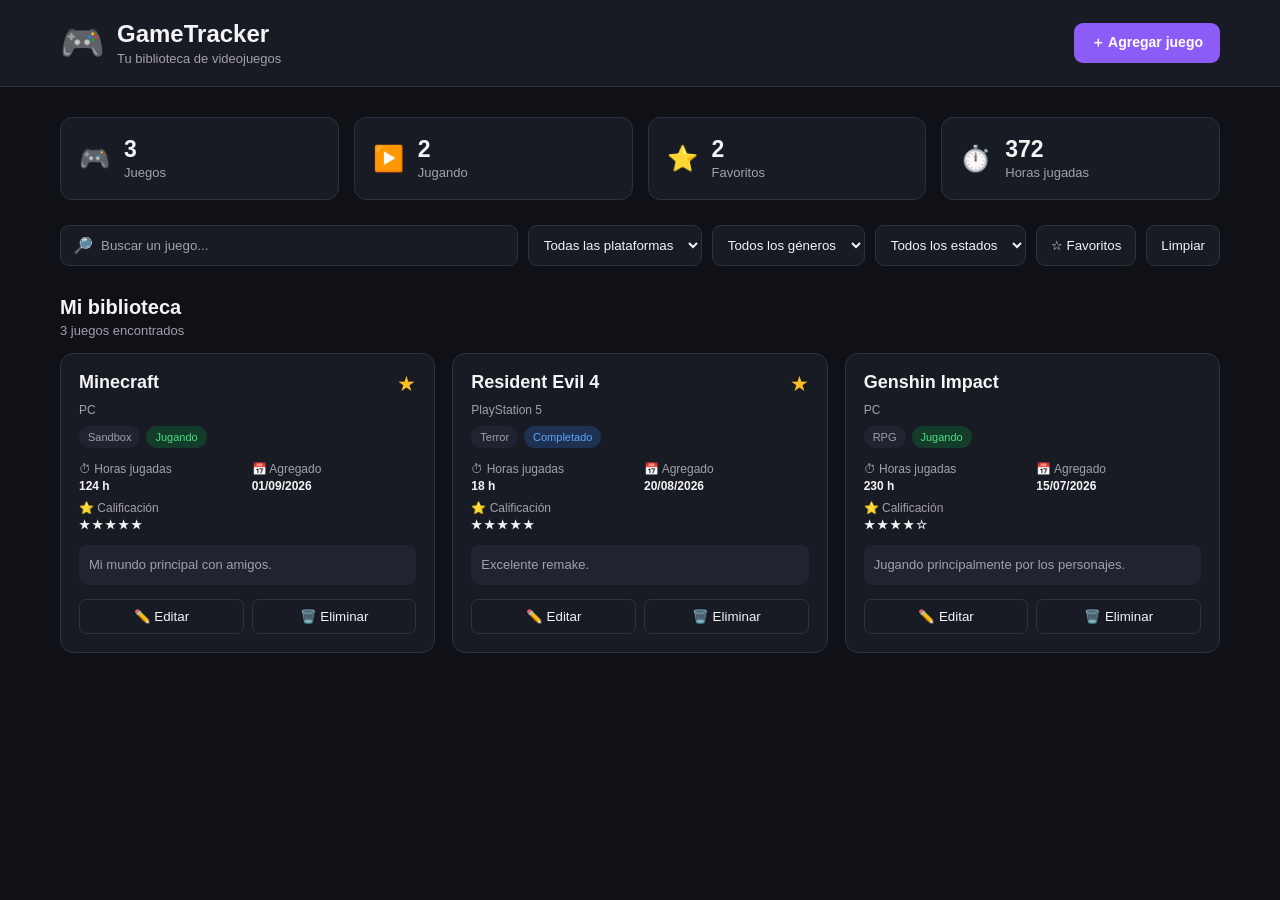
<file: TP 6 - Tu propia aplicacion/GameTracker/index.html>
<!DOCTYPE html>
<html lang="es">
<head>
    <meta charset="UTF-8">
    <meta name="viewport" content="width=device-width, initial-scale=1.0">
    <title>GameTracker</title>
    <link rel="stylesheet" href="styles.css">
</head>

<body>

    <header class="header">
        <div class="header-content">
            <div class="logo">
                <span class="logo-icon">🎮</span>
                <div>
                    <h1>GameTracker</h1>
                    <p>Tu biblioteca de videojuegos</p>
                </div>
            </div>

            <button class="btn btn-primary" id="addGameBtn">
                <span>＋</span> Agregar juego
            </button>
        </div>
    </header>

    <main class="container">

        <section class="stats">
            <div class="stat-card">
                <span class="stat-icon">🎮</span>
                <div>
                    <span class="stat-number" id="totalGames">0</span>
                    <span class="stat-label">Juegos</span>
                </div>
            </div>

            <div class="stat-card">
                <span class="stat-icon">▶️</span>
                <div>
                    <span class="stat-number" id="playingGames">0</span>
                    <span class="stat-label">Jugando</span>
                </div>
            </div>

            <div class="stat-card">
                <span class="stat-icon">⭐</span>
                <div>
                    <span class="stat-number" id="favoriteGames">0</span>
                    <span class="stat-label">Favoritos</span>
                </div>
            </div>

            <div class="stat-card">
                <span class="stat-icon">⏱️</span>
                <div>
                    <span class="stat-number" id="totalHours">0</span>
                    <span class="stat-label">Horas jugadas</span>
                </div>
            </div>
        </section>

        <section class="filters">

            <div class="search-box">
                <span>🔎</span>
                <input
                    type="text"
                    id="searchInput"
                    placeholder="Buscar un juego..."
                >
            </div>

            <select id="platformFilter">
                <option value="">Todas las plataformas</option>
            </select>

            <select id="genreFilter">
                <option value="">Todos los géneros</option>
            </select>

            <select id="statusFilter">
                <option value="">Todos los estados</option>
                <option value="Jugando">Jugando</option>
                <option value="Completado">Completado</option>
                <option value="Pendiente">Pendiente</option>
                <option value="Abandonado">Abandonado</option>
            </select>

            <button class="btn-favorite-filter" id="favoriteFilter">
                ☆ Favoritos
            </button>

            <button class="btn-clear" id="clearFilters">
                Limpiar
            </button>

        </section>

        <div class="library-header">
            <div>
                <h2>Mi biblioteca</h2>
                <p id="resultsText">0 juegos encontrados</p>
            </div>
        </div>

        <section id="gamesContainer" class="games-grid"></section>

        <div id="emptyState" class="empty-state hidden">
            <div class="empty-icon">🎮</div>
            <h3>No encontramos juegos</h3>
            <p>Probá cambiar los filtros o agregá un nuevo videojuego.</p>
            <button class="btn btn-primary" id="emptyAddBtn">
                Agregar juego
            </button>
        </div>

    </main>

    <!-- Modal para agregar/editar juegos -->
    <div class="modal-overlay hidden" id="gameModal">
        <div class="modal">

            <div class="modal-header">
                <div>
                    <h2 id="modalTitle">Agregar videojuego</h2>
                    <p>Completá los datos de tu juego</p>
                </div>

                <button class="close-btn" id="closeModal">×</button>
            </div>

            <form id="gameForm">

                <div class="form-grid">

                    <div class="form-group full">
                        <label for="gameName">Nombre *</label>
                        <input
                            type="text"
                            id="gameName"
                            placeholder="Ej: Minecraft"
                            maxlength="60"
                        >
                        <small class="error-message" id="nameError"></small>
                    </div>

                    <div class="form-group">
                        <label for="gamePlatform">Plataforma *</label>
                        <select id="gamePlatform">
                            <option value="">Seleccionar</option>
                            <option value="PC">PC</option>
                            <option value="PlayStation 5">PlayStation 5</option>
                            <option value="PlayStation 4">PlayStation 4</option>
                            <option value="Xbox Series">Xbox Series</option>
                            <option value="Xbox One">Xbox One</option>
                            <option value="Nintendo Switch">Nintendo Switch</option>
                            <option value="Nintendo 3DS">Nintendo 3DS</option>
                            <option value="Mobile">Mobile</option>
                        </select>
                        <small class="error-message" id="platformError"></small>
                    </div>

                    <div class="form-group">
                        <label for="gameGenre">Género *</label>
                        <select id="gameGenre">
                            <option value="">Seleccionar</option>
                            <option value="Acción">Acción</option>
                            <option value="Aventura">Aventura</option>
                            <option value="RPG">RPG</option>
                            <option value="Terror">Terror</option>
                            <option value="Supervivencia">Supervivencia</option>
                            <option value="Shooter">Shooter</option>
                            <option value="Estrategia">Estrategia</option>
                            <option value="Simulación">Simulación</option>
                            <option value="Deportes">Deportes</option>
                            <option value="Sandbox">Sandbox</option>
                            <option value="Otro">Otro</option>
                        </select>
                        <small class="error-message" id="genreError"></small>
                    </div>

                    <div class="form-group">
                        <label for="gameStatus">Estado *</label>
                        <select id="gameStatus">
                            <option value="">Seleccionar</option>
                            <option value="Jugando">Jugando</option>
                            <option value="Completado">Completado</option>
                            <option value="Pendiente">Pendiente</option>
                            <option value="Abandonado">Abandonado</option>
                        </select>
                        <small class="error-message" id="statusError"></small>
                    </div>

                    <div class="form-group">
                        <label for="gameHours">Horas jugadas</label>
                        <input
                            type="number"
                            id="gameHours"
                            min="0"
                            max="99999"
                            step="0.5"
                            placeholder="Ej: 25"
                        >
                        <small class="error-message" id="hoursError"></small>
                    </div>

                    <div class="form-group">
                        <label for="gameDate">Fecha de agregado *</label>
                        <input type="date" id="gameDate">
                        <small class="error-message" id="dateError"></small>
                    </div>

                    <div class="form-group">
                        <label for="gameRating">Calificación</label>
                        <select id="gameRating">
                            <option value="0">Sin calificación</option>
                            <option value="1">★☆☆☆☆</option>
                            <option value="2">★★☆☆☆</option>
                            <option value="3">★★★☆☆</option>
                            <option value="4">★★★★☆</option>
                            <option value="5">★★★★★</option>
                        </select>
                    </div>

                    <div class="form-group favorite-check">
                        <label class="checkbox-label">
                            <input type="checkbox" id="gameFavorite">
                            <span>⭐ Marcar como favorito</span>
                        </label>
                    </div>

                    <div class="form-group full">
                        <label for="gameNotes">Observaciones</label>
                        <textarea
                            id="gameNotes"
                            rows="4"
                            maxlength="300"
                            placeholder="Escribí algo sobre este juego..."
                        ></textarea>
                    </div>

                </div>

                <div class="modal-actions">
                    <button type="button" class="btn btn-secondary" id="cancelBtn">
                        Cancelar
                    </button>

                    <button type="submit" class="btn btn-primary">
                        <span id="submitText">Guardar juego</span>
                    </button>
                </div>

            </form>
        </div>
    </div>

    <!-- Mensajes -->
    <div id="toast" class="toast"></div>

    <script src="app.js"></script>
</body>
</html>
</file>
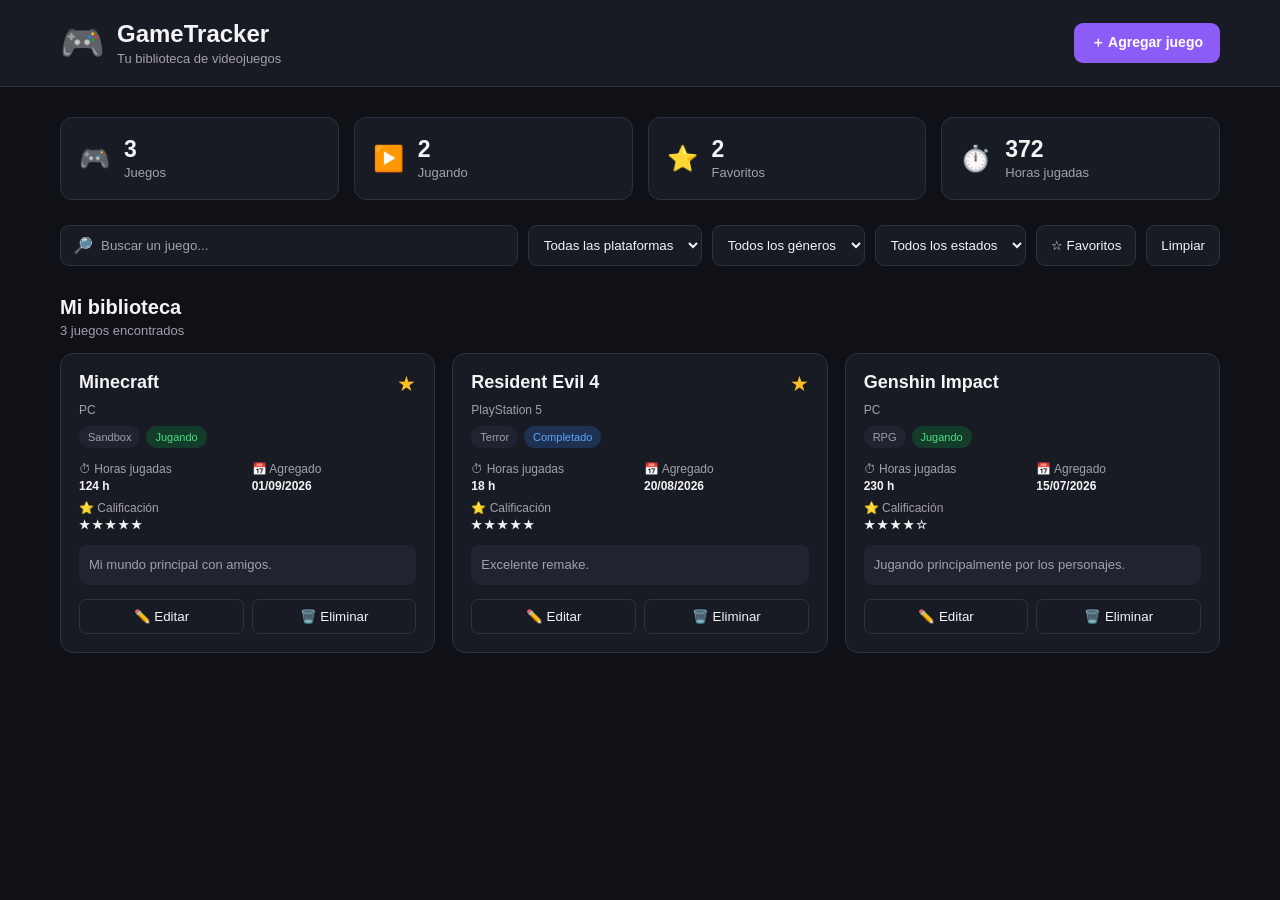
<file: TP 7 - Refactoring + Tests Unitarios/GameTracker (Actualizado)/index.html>
<!DOCTYPE html>
<html lang="es">
<head>
    <meta charset="UTF-8">
    <meta name="viewport" content="width=device-width, initial-scale=1.0">
    <title>GameTracker</title>
    <link rel="stylesheet" href="styles.css">
</head>

<body>

    <header class="header">
        <div class="header-content">
            <div class="logo">
                <span class="logo-icon">🎮</span>
                <div>
                    <h1>GameTracker</h1>
                    <p>Tu biblioteca de videojuegos</p>
                </div>
            </div>

            <button class="btn btn-primary" id="addGameBtn">
                <span>＋</span> Agregar juego
            </button>
        </div>
    </header>

    <main class="container">

        <section class="stats">
            <div class="stat-card">
                <span class="stat-icon">🎮</span>
                <div>
                    <span class="stat-number" id="totalGames">0</span>
                    <span class="stat-label">Juegos</span>
                </div>
            </div>

            <div class="stat-card">
                <span class="stat-icon">▶️</span>
                <div>
                    <span class="stat-number" id="playingGames">0</span>
                    <span class="stat-label">Jugando</span>
                </div>
            </div>

            <div class="stat-card">
                <span class="stat-icon">⭐</span>
                <div>
                    <span class="stat-number" id="favoriteGames">0</span>
                    <span class="stat-label">Favoritos</span>
                </div>
            </div>

            <div class="stat-card">
                <span class="stat-icon">⏱️</span>
                <div>
                    <span class="stat-number" id="totalHours">0</span>
                    <span class="stat-label">Horas jugadas</span>
                </div>
            </div>
        </section>

        <section class="filters">

            <div class="search-box">
                <span>🔎</span>
                <input
                    type="text"
                    id="searchInput"
                    placeholder="Buscar un juego..."
                >
            </div>

            <select id="platformFilter">
                <option value="">Todas las plataformas</option>
            </select>

            <select id="genreFilter">
                <option value="">Todos los géneros</option>
            </select>

            <select id="statusFilter">
                <option value="">Todos los estados</option>
                <option value="Jugando">Jugando</option>
                <option value="Completado">Completado</option>
                <option value="Pendiente">Pendiente</option>
                <option value="Abandonado">Abandonado</option>
            </select>

            <button class="btn-favorite-filter" id="favoriteFilter">
                ☆ Favoritos
            </button>

            <button class="btn-clear" id="clearFilters">
                Limpiar
            </button>

        </section>

        <div class="library-header">
            <div>
                <h2>Mi biblioteca</h2>
                <p id="resultsText">0 juegos encontrados</p>
            </div>
        </div>

        <section id="gamesContainer" class="games-grid"></section>

        <div id="emptyState" class="empty-state hidden">
            <div class="empty-icon">🎮</div>
            <h3>No encontramos juegos</h3>
            <p>Probá cambiar los filtros o agregá un nuevo videojuego.</p>
            <button class="btn btn-primary" id="emptyAddBtn">
                Agregar juego
            </button>
        </div>

    </main>

    <!-- Modal para agregar/editar juegos -->
    <div class="modal-overlay hidden" id="gameModal">
        <div class="modal">

            <div class="modal-header">
                <div>
                    <h2 id="modalTitle">Agregar videojuego</h2>
                    <p>Completá los datos de tu juego</p>
                </div>

                <button class="close-btn" id="closeModal">×</button>
            </div>

            <form id="gameForm">

                <div class="form-grid">

                    <div class="form-group full">
                        <label for="gameName">Nombre *</label>
                        <input
                            type="text"
                            id="gameName"
                            placeholder="Ej: Minecraft"
                            maxlength="60"
                        >
                        <small class="error-message" id="nameError"></small>
                    </div>

                    <div class="form-group">
                        <label for="gamePlatform">Plataforma *</label>
                        <select id="gamePlatform">
                            <option value="">Seleccionar</option>
                            <option value="PC">PC</option>
                            <option value="PlayStation 5">PlayStation 5</option>
                            <option value="PlayStation 4">PlayStation 4</option>
                            <option value="Xbox Series">Xbox Series</option>
                            <option value="Xbox One">Xbox One</option>
                            <option value="Nintendo Switch">Nintendo Switch</option>
                            <option value="Nintendo 3DS">Nintendo 3DS</option>
                            <option value="Mobile">Mobile</option>
                        </select>
                        <small class="error-message" id="platformError"></small>
                    </div>

                    <div class="form-group">
                        <label for="gameGenre">Género *</label>
                        <select id="gameGenre">
                            <option value="">Seleccionar</option>
                            <option value="Acción">Acción</option>
                            <option value="Aventura">Aventura</option>
                            <option value="RPG">RPG</option>
                            <option value="Terror">Terror</option>
                            <option value="Supervivencia">Supervivencia</option>
                            <option value="Shooter">Shooter</option>
                            <option value="Estrategia">Estrategia</option>
                            <option value="Simulación">Simulación</option>
                            <option value="Deportes">Deportes</option>
                            <option value="Sandbox">Sandbox</option>
                            <option value="Otro">Otro</option>
                        </select>
                        <small class="error-message" id="genreError"></small>
                    </div>

                    <div class="form-group">
                        <label for="gameStatus">Estado *</label>
                        <select id="gameStatus">
                            <option value="">Seleccionar</option>
                            <option value="Jugando">Jugando</option>
                            <option value="Completado">Completado</option>
                            <option value="Pendiente">Pendiente</option>
                            <option value="Abandonado">Abandonado</option>
                        </select>
                        <small class="error-message" id="statusError"></small>
                    </div>

                    <div class="form-group">
                        <label for="gameHours">Horas jugadas</label>
                        <input
                            type="number"
                            id="gameHours"
                            min="0"
                            max="99999"
                            step="0.5"
                            placeholder="Ej: 25"
                        >
                        <small class="error-message" id="hoursError"></small>
                    </div>

                    <div class="form-group">
                        <label for="gameDate">Fecha de agregado *</label>
                        <input type="date" id="gameDate">
                        <small class="error-message" id="dateError"></small>
                    </div>

                    <div class="form-group">
                        <label for="gameRating">Calificación</label>
                        <select id="gameRating">
                            <option value="0">Sin calificación</option>
                            <option value="1">★☆☆☆☆</option>
                            <option value="2">★★☆☆☆</option>
                            <option value="3">★★★☆☆</option>
                            <option value="4">★★★★☆</option>
                            <option value="5">★★★★★</option>
                        </select>
                    </div>

                    <div class="form-group favorite-check">
                        <label class="checkbox-label">
                            <input type="checkbox" id="gameFavorite">
                            <span>⭐ Marcar como favorito</span>
                        </label>
                    </div>

                    <div class="form-group full">
                        <label for="gameNotes">Observaciones</label>
                        <textarea
                            id="gameNotes"
                            rows="4"
                            maxlength="300"
                            placeholder="Escribí algo sobre este juego..."
                        ></textarea>
                    </div>

                </div>

                <div class="modal-actions">
                    <button type="button" class="btn btn-secondary" id="cancelBtn">
                        Cancelar
                    </button>

                    <button type="submit" class="btn btn-primary">
                        <span id="submitText">Guardar juego</span>
                    </button>
                </div>

            </form>
        </div>
    </div>

    <!-- Mensajes -->
    <div id="toast" class="toast"></div>

	<script src="validation.js"></script>
	<script src="app.js"></script>
</body>
</html>
</file>
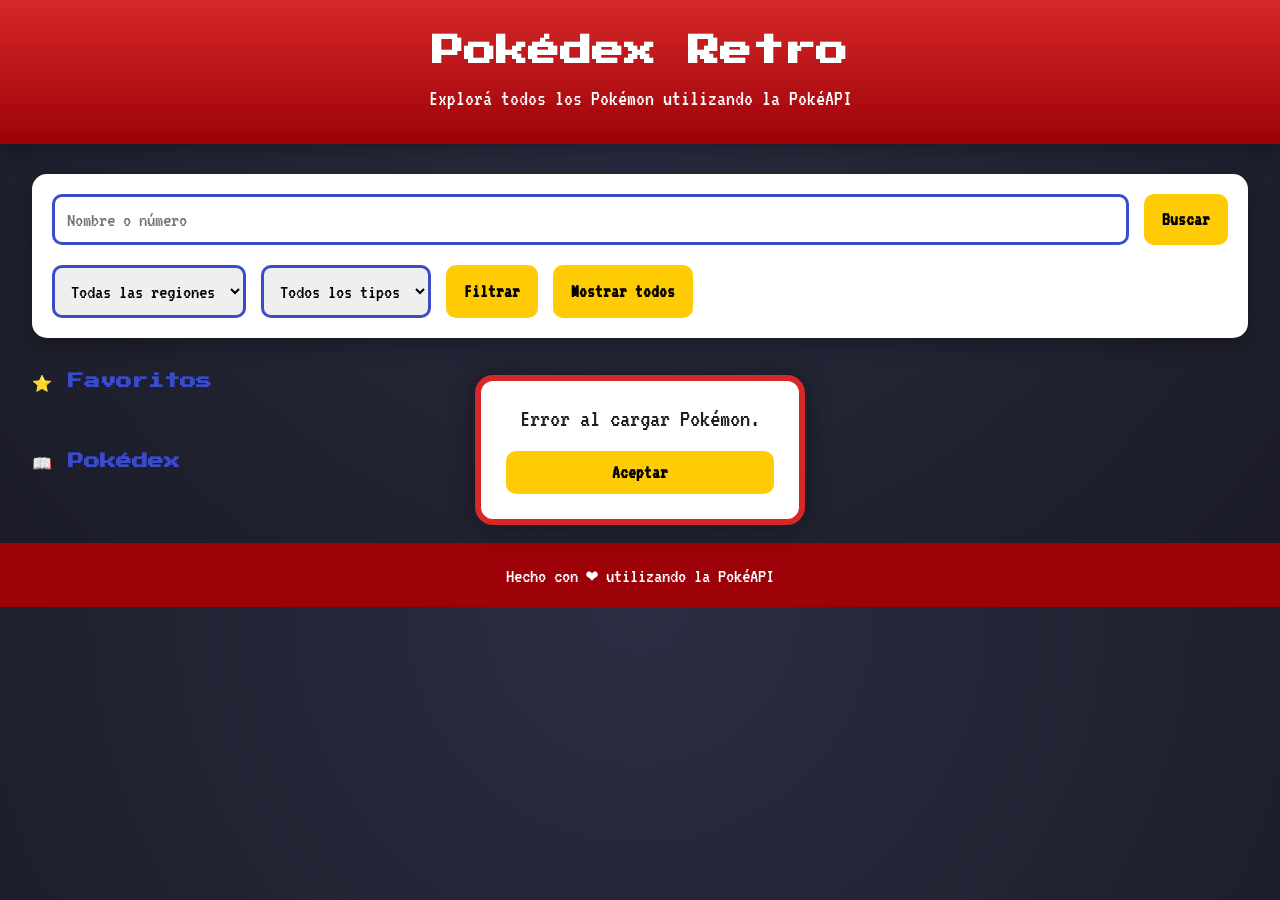
<file: TP 1 - Anti-Vibe Coding Challenge/Caso 1 - Pokédex/Código Mejorado/index.html>
<!DOCTYPE html>
<html lang="es">

<head>
    <meta charset="UTF-8">
    <meta name="viewport" content="width=device-width, initial-scale=1.0">

    <title>Pokédex Retro</title>

    <link rel="stylesheet" href="style.css">

    <link rel="preconnect" href="https://fonts.googleapis.com">
    <link rel="preconnect" href="https://fonts.gstatic.com" crossorigin>

    <link href="https://fonts.googleapis.com/css2?family=Press+Start+2P&family=VT323&display=swap" rel="stylesheet">
</head>

<body>

<header>

<h1>Pokédex Retro</h1>

<p>
Explorá todos los Pokémon utilizando la PokéAPI
</p>

</header>

<!-- ========================= -->
<!-- MENÚ -->
<!-- ========================= -->

<section class="menu">

<div class="busqueda">

<input
type="text"
id="buscarPokemon"
placeholder="Nombre o número">

<button id="btnBuscar">
Buscar
</button>

</div>

<div class="filtros">

<select id="region">

<option value="">Todas las regiones</option>

<option value="kanto">Kanto</option>
<option value="johto">Johto</option>
<option value="hoenn">Hoenn</option>
<option value="sinnoh">Sinnoh</option>
<option value="unova">Unova</option>
<option value="kalos">Kalos</option>
<option value="alola">Alola</option>
<option value="galar">Galar</option>
<option value="paldea">Paldea</option>

</select>

<select id="tipo">

<option value="">Todos los tipos</option>

<option value="normal">Normal</option>
<option value="fire">Fuego</option>
<option value="water">Agua</option>
<option value="grass">Planta</option>
<option value="electric">Eléctrico</option>
<option value="ice">Hielo</option>
<option value="fighting">Lucha</option>
<option value="poison">Veneno</option>
<option value="ground">Tierra</option>
<option value="flying">Volador</option>
<option value="psychic">Psíquico</option>
<option value="bug">Bicho</option>
<option value="rock">Roca</option>
<option value="ghost">Fantasma</option>
<option value="dragon">Dragón</option>
<option value="dark">Siniestro</option>
<option value="steel">Acero</option>
<option value="fairy">Hada</option>

</select>

<button id="btnFiltrar">
Filtrar
</button>

<button id="btnMostrarTodos">
Mostrar todos
</button>

</div>

</section>

<!-- ========================= -->
<!-- LOADING -->
<!-- ========================= -->

<div id="loading" class="oculto">

<div class="loader"></div>

<p>
Cargando Pokémon...
</p>

</div>

<!-- ========================= -->
<!-- MENSAJES -->
<!-- ========================= -->

<div id="mensajeError" class="mensaje oculto">

<p id="textoError"></p>

<button id="cerrarMensaje">
Aceptar
</button>

</div>

<!-- ========================= -->
<!-- FAVORITOS -->
<!-- ========================= -->

<section class="favoritos">

<h2>

⭐ Favoritos

</h2>

<div id="listaFavoritos"
class="contenedorPokemon">

</div>

</section>

<!-- ========================= -->
<!-- POKÉDEX -->
<!-- ========================= -->

<section>

<h2>

📖 Pokédex

</h2>

<div id="listaPokemon"
class="contenedorPokemon">

</div>

</section>

<!-- ========================= -->
<!-- TEMPLATE -->
<!-- ========================= -->

<template id="templatePokemon">

<div class="card">

<div class="numero">

#000

</div>

<img src="">

<h3></h3>

<div class="tipos">

</div>

<p class="altura"></p>

<p class="peso"></p>

<p class="habilidades"></p>

<button class="favorito">

Agregar a favoritos

</button>

</div>

</template>

<footer>

<p>

Hecho con ❤️ utilizando la PokéAPI

</p>

</footer>

<script src="script.js"></script>

</body>
</html>
</file>
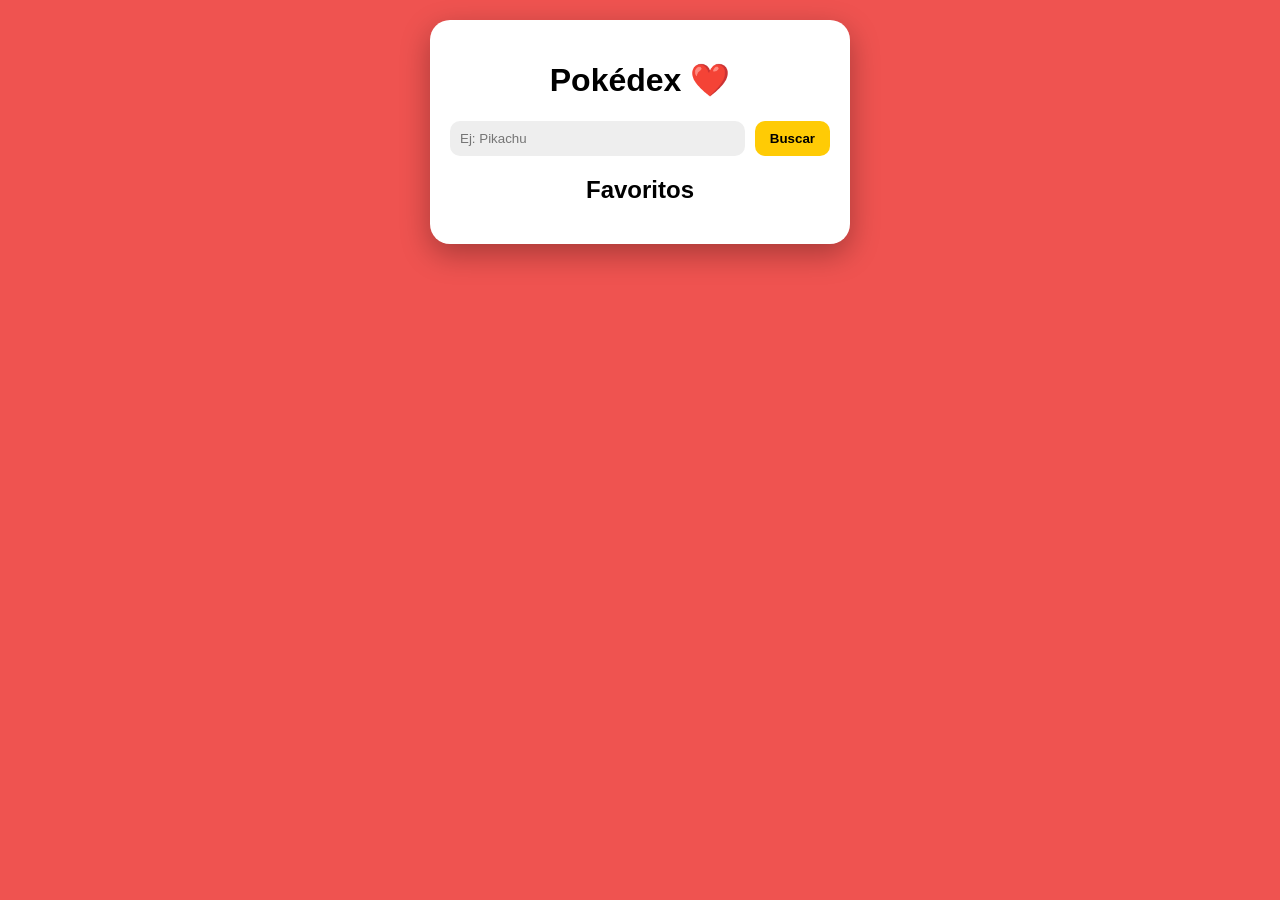
<file: TP 1 - Anti-Vibe Coding Challenge/Caso 1 - Pokédex/Código Original/index.html>
<!DOCTYPE html>
<html lang="es">
<head>
<meta charset="UTF-8">
<meta name="viewport" content="width=device-width, initial-scale=1.0">
<title>Pokédex</title>
<link rel="stylesheet" href="style.css">
</head>
<body>

<div class="app">

<h1>Pokédex ❤️</h1>

<div class="busqueda">
<input id="pokemon" placeholder="Ej: Pikachu">
<button onclick="buscarPokemon()">Buscar</button>
</div>

<div id="card"></div>

<h2>Favoritos</h2>

<div id="favoritos"></div>

</div>

<script src="script.js"></script>

</body>
</html>
</file>
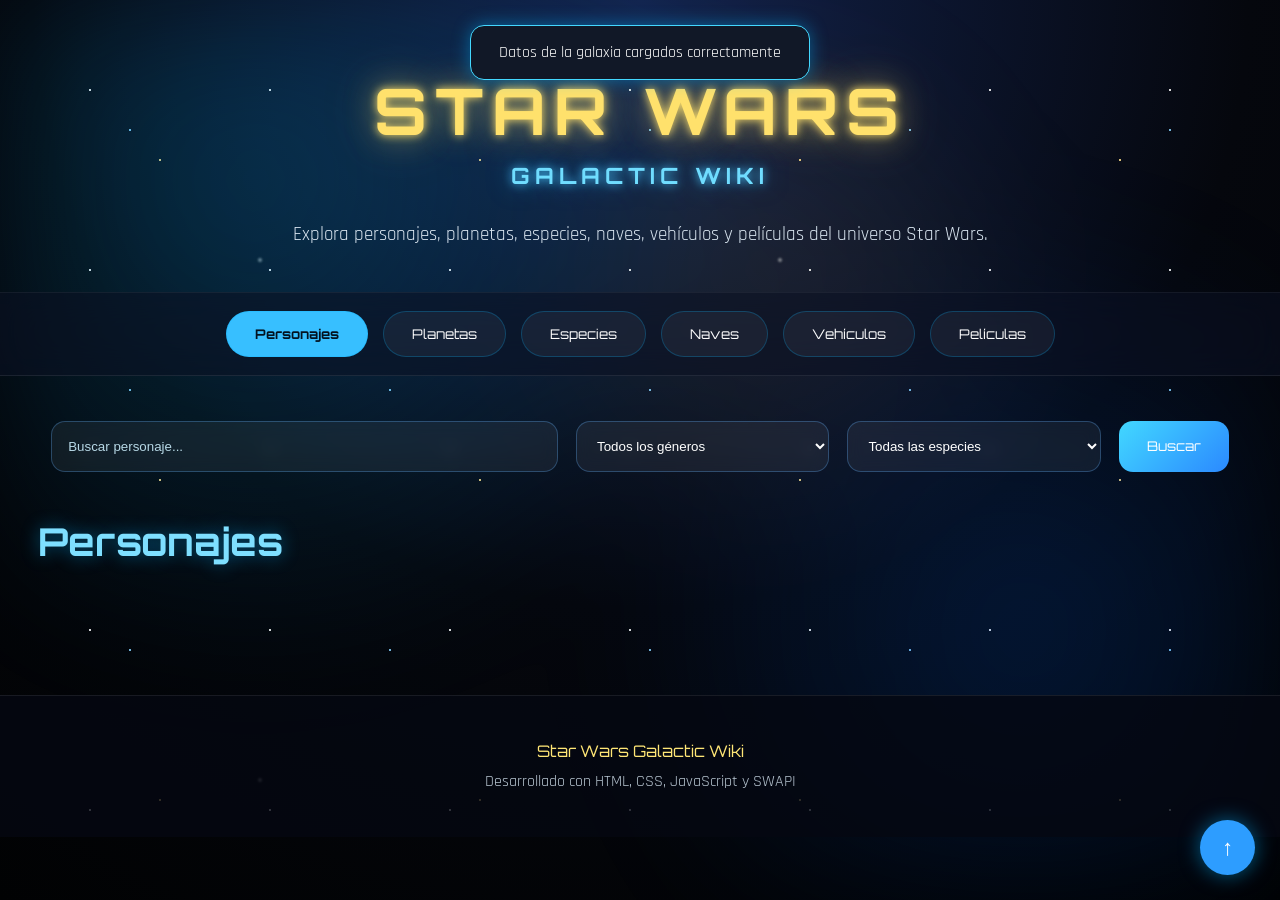
<file: TP 1 - Anti-Vibe Coding Challenge/Caso 3 - Star Wars/Código Mejorado/index.html>
<!DOCTYPE html>
<html lang="es">

<head>
    <meta charset="UTF-8">
    <meta name="viewport" content="width=device-width, initial-scale=1.0">

    <title>Star Wars Wiki</title>

    <link rel="stylesheet" href="style.css">

    <link rel="preconnect" href="https://fonts.googleapis.com">

    <link rel="preconnect" href="https://fonts.gstatic.com" crossorigin>

    <link href="https://fonts.googleapis.com/css2?family=Orbitron:wght@400;600;700&family=Rajdhani:wght@400;600&display=swap"
        rel="stylesheet">
</head>

<body>

    <!-- ========================= -->
    <!-- Fondo espacial -->
    <!-- ========================= -->

    <div class="space">
        <div class="stars"></div>
        <div class="stars2"></div>
        <div class="nebula"></div>
    </div>

    <!-- ========================= -->
    <!-- Loader -->
    <!-- ========================= -->

    <div id="loader" class="loader hidden">

        <div class="spinner"></div>

        <h2>Cargando información de la galaxia...</h2>

        <p>Consultando la Base de Datos Imperial...</p>

    </div>

    <!-- ========================= -->
    <!-- Mensajes -->
    <!-- ========================= -->

    <div id="message" class="message hidden"></div>

    <!-- ========================= -->
    <!-- Header -->
    <!-- ========================= -->

    <header>

        <h1>

            STAR WARS

            <span>GALACTIC WIKI</span>

        </h1>

        <p>
            Explora personajes, planetas, especies,
            naves, vehículos y películas del universo
            Star Wars.
        </p>

    </header>

    <!-- ========================= -->
    <!-- Navegación -->
    <!-- ========================= -->

    <nav>

        <button class="nav-btn active"
            data-section="characters">

            Personajes

        </button>

        <button class="nav-btn"
            data-section="planets">

            Planetas

        </button>

        <button class="nav-btn"
            data-section="species">

            Especies

        </button>

        <button class="nav-btn"
            data-section="starships">

            Naves

        </button>

        <button class="nav-btn"
            data-section="vehicles">

            Vehículos

        </button>

        <button class="nav-btn"
            data-section="films">

            Películas

        </button>

    </nav>

    <!-- ========================= -->
    <!-- Barra de búsqueda -->
    <!-- ========================= -->

    <section class="search-panel">

        <input
            id="searchInput"
            type="text"
            placeholder="Buscar personaje..."
        >

        <select id="genderFilter">

            <option value="all">

                Todos los géneros

            </option>

            <option value="male">

                Masculino

            </option>

            <option value="female">

                Femenino

            </option>

            <option value="hermaphrodite">

                Hermafrodita

            </option>

            <option value="n/a">

                N/A

            </option>

        </select>

        <select id="speciesFilter">

            <option value="all">

                Todas las especies

            </option>

        </select>

        <button id="searchBtn">

            Buscar

        </button>

    </section>

    <!-- ========================= -->
    <!-- Contenido -->
    <!-- ========================= -->

    <main>

        <!-- ===================== -->
        <!-- Personajes -->
        <!-- ===================== -->

        <section
            id="characters"
            class="content-section active">

            <h2>

                Personajes

            </h2>

            <div
                id="charactersGrid"
                class="card-grid">

            </div>

        </section>

        <!-- ===================== -->
        <!-- Planetas -->
        <!-- ===================== -->

        <section
            id="planets"
            class="content-section">

            <h2>

                Planetas

            </h2>

            <div
                id="planetsGrid"
                class="card-grid">

            </div>

        </section>

        <!-- ===================== -->
        <!-- Especies -->
        <!-- ===================== -->

        <section
            id="species"
            class="content-section">

            <h2>

                Especies

            </h2>

            <div
                id="speciesGrid"
                class="card-grid">

            </div>

        </section>

        <!-- ===================== -->
        <!-- Naves -->
        <!-- ===================== -->

        <section
            id="starships"
            class="content-section">

            <h2>

                Naves

            </h2>

            <div
                id="starshipsGrid"
                class="card-grid">

            </div>

        </section>

        <!-- ===================== -->
        <!-- Vehículos -->
        <!-- ===================== -->

        <section
            id="vehicles"
            class="content-section">

            <h2>

                Vehículos

            </h2>

            <div
                id="vehiclesGrid"
                class="card-grid">

            </div>

        </section>

        <!-- ===================== -->
        <!-- Películas -->
        <!-- ===================== -->

        <section
            id="films"
            class="content-section">

            <h2>

                Películas

            </h2>

            <div
                id="filmsGrid"
                class="card-grid">

            </div>

        </section>

    </main>

    <!-- ========================= -->
    <!-- Modal -->
    <!-- ========================= -->

    <div
        id="modal"
        class="modal hidden">

        <div class="modal-content">

            <button
                id="closeModal"
                class="close-btn">

                ✕

            </button>

            <div id="modalBody">

            </div>

        </div>

    </div>

    <!-- ========================= -->
    <!-- Botón volver arriba -->
    <!-- ========================= -->

    <button
        id="topBtn"
        class="top-btn">

        ↑

    </button>

    <!-- ========================= -->
    <!-- Templates -->
    <!-- ========================= -->

    <template id="cardTemplate">

        <article class="card">

            <div class="card-header">

                <h3 class="card-title">

                </h3>

            </div>

            <div class="card-body">

            </div>

            <button class="details-btn">

                Ver más

            </button>

        </article>

    </template>

    <template id="modalTemplate">

        <div class="modal-info">

            <h2 class="modal-title">

            </h2>

            <div class="modal-data">

            </div>

        </div>

    </template>

    <!-- ========================= -->
    <!-- Footer -->
    <!-- ========================= -->

    <footer>

        <p>

            Star Wars Galactic Wiki

        </p>

        <span>

            Desarrollado con HTML, CSS, JavaScript y SWAPI

        </span>

    </footer>

    <!-- ========================= -->
    <!-- Script -->
    <!-- ========================= -->

    <script src="script.js"></script>

</body>

</html>
</file>
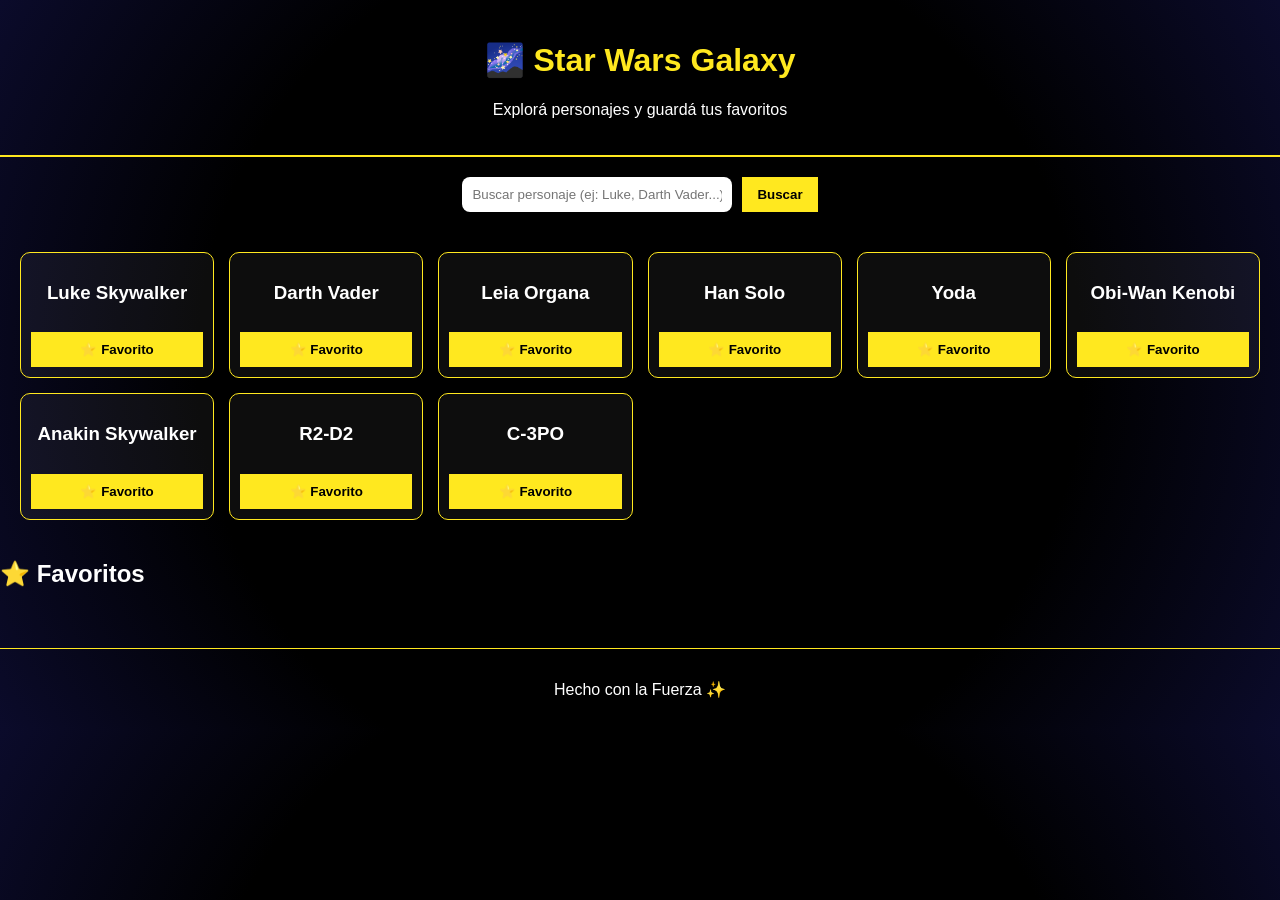
<file: TP 1 - Anti-Vibe Coding Challenge/Caso 3 - Star Wars/Código Original/index.html>
<!DOCTYPE html>
<html lang="es">
<head>
  <meta charset="UTF-8" />
  <meta name="viewport" content="width=device-width, initial-scale=1.0"/>
  <title>Star Wars Galaxy</title>
  <link rel="stylesheet" href="style.css"/>
</head>

<body>
  <header>
    <h1>🌌 Star Wars Galaxy</h1>
    <p>Explorá personajes y guardá tus favoritos</p>
  </header>

  <main>
    <section class="search-box">
      <input type="text" id="search" placeholder="Buscar personaje (ej: Luke, Darth Vader...)"/>
      <button onclick="searchCharacter()">Buscar</button>
    </section>

    <section id="results" class="grid"></section>

    <section class="favorites">
      <h2>⭐ Favoritos</h2>
      <div id="favoritesList" class="grid"></div>
    </section>
  </main>

  <footer>
    <p>Hecho con la Fuerza ✨</p>
  </footer>

  <script src="script.js"></script>
</body>
</html>
</file>
<file: TP 6 - Tu propia aplicacion/GameTracker/styles.css>
/* ================================
   ESTILOS GENERALES
================================ */

* {
    box-sizing: border-box;
    margin: 0;
    padding: 0;
}

:root {
    --background: #0f1117;
    --surface: #181b24;
    --surface-light: #202430;
    --border: #2c3140;
    --primary: #8b5cf6;
    --primary-hover: #7c3aed;
    --text: #f4f4f5;
    --text-secondary: #a1a1aa;
    --danger: #ef4444;
    --success: #22c55e;
    --warning: #f59e0b;
}

body {
    font-family: Arial, Helvetica, sans-serif;
    background: var(--background);
    color: var(--text);
    min-height: 100vh;
}

/* ================================
   HEADER
================================ */

.header {
    background: var(--surface);
    border-bottom: 1px solid var(--border);
    padding: 20px 0;
}

.header-content {
    max-width: 1200px;
    margin: auto;
    padding: 0 20px;

    display: flex;
    align-items: center;
    justify-content: space-between;
    gap: 20px;
}

.logo {
    display: flex;
    align-items: center;
    gap: 12px;
}

.logo-icon {
    font-size: 36px;
}

.logo h1 {
    font-size: 24px;
}

.logo p {
    color: var(--text-secondary);
    font-size: 13px;
    margin-top: 3px;
}

/* ================================
   BOTONES
================================ */

.btn {
    border: none;
    border-radius: 9px;
    padding: 11px 17px;
    font-size: 14px;
    font-weight: bold;
    cursor: pointer;
    transition: 0.2s;
}

.btn-primary {
    background: var(--primary);
    color: white;
}

.btn-primary:hover {
    background: var(--primary-hover);
    transform: translateY(-1px);
}

.btn-secondary {
    background: var(--surface-light);
    color: var(--text);
    border: 1px solid var(--border);
}

.btn-secondary:hover {
    background: var(--border);
}

/* ================================
   CONTENEDOR
================================ */

.container {
    max-width: 1200px;
    margin: auto;
    padding: 30px 20px;
}

/* ================================
   ESTADÍSTICAS
================================ */

.stats {
    display: grid;
    grid-template-columns: repeat(4, 1fr);
    gap: 15px;
    margin-bottom: 25px;
}

.stat-card {
    background: var(--surface);
    border: 1px solid var(--border);
    border-radius: 12px;
    padding: 18px;

    display: flex;
    align-items: center;
    gap: 14px;
}

.stat-icon {
    font-size: 25px;
}

.stat-number {
    display: block;
    font-size: 23px;
    font-weight: bold;
}

.stat-label {
    color: var(--text-secondary);
    font-size: 13px;
}

/* ================================
   FILTROS
================================ */

.filters {
    display: flex;
    flex-wrap: wrap;
    gap: 10px;
    margin-bottom: 30px;
}

.search-box {
    flex: 1 1 250px;
    display: flex;
    align-items: center;
    gap: 8px;

    background: var(--surface);
    border: 1px solid var(--border);
    border-radius: 9px;
    padding: 0 12px;
}

.search-box input {
    width: 100%;
    background: transparent;
    border: none;
    outline: none;
    color: var(--text);
    padding: 12px 0;
}

.search-box input::placeholder {
    color: var(--text-secondary);
}

select,
input,
textarea {
    font-family: inherit;
}

.filters select {
    background: var(--surface);
    color: var(--text);
    border: 1px solid var(--border);
    border-radius: 9px;
    padding: 11px;
    outline: none;
}

.btn-favorite-filter,
.btn-clear {
    border: 1px solid var(--border);
    background: var(--surface);
    color: var(--text);
    border-radius: 9px;
    padding: 10px 14px;
    cursor: pointer;
}

.btn-favorite-filter.active {
    background: #3b2b09;
    color: #fbbf24;
    border-color: #f59e0b;
}

.btn-clear:hover,
.btn-favorite-filter:hover {
    background: var(--surface-light);
}

/* ================================
   ENCABEZADO BIBLIOTECA
================================ */

.library-header {
    display: flex;
    justify-content: space-between;
    margin-bottom: 15px;
}

.library-header h2 {
    font-size: 20px;
}

.library-header p {
    color: var(--text-secondary);
    font-size: 13px;
    margin-top: 4px;
}

/* ================================
   TARJETAS
================================ */

.games-grid {
    display: grid;
    grid-template-columns: repeat(3, 1fr);
    gap: 17px;
}

.game-card {
    background: var(--surface);
    border: 1px solid var(--border);
    border-radius: 13px;
    padding: 18px;

    transition: 0.2s;
}

.game-card:hover {
    border-color: #454b5c;
    transform: translateY(-2px);
}

.game-card-header {
    display: flex;
    justify-content: space-between;
    gap: 10px;
}

.game-title {
    font-size: 18px;
    margin-bottom: 7px;
    word-break: break-word;
}

.favorite {
    color: #fbbf24;
    font-size: 21px;
}

.game-info {
    display: flex;
    flex-wrap: wrap;
    gap: 6px;
    margin: 8px 0 14px;
}

.tag {
    background: var(--surface-light);
    border-radius: 20px;
    padding: 5px 9px;
    color: var(--text-secondary);
    font-size: 11px;
}

.status {
    padding: 5px 9px;
    border-radius: 20px;
    font-size: 11px;
}

.status-playing {
    background: #143c2a;
    color: #4ade80;
}

.status-completed {
    background: #1e3151;
    color: #60a5fa;
}

.status-pending {
    background: #3b2b09;
    color: #fbbf24;
}

.status-abandoned {
    background: #3b1c1c;
    color: #f87171;
}

.game-details {
    display: grid;
    grid-template-columns: 1fr 1fr;
    gap: 8px;
    margin-bottom: 13px;
}

.detail {
    color: var(--text-secondary);
    font-size: 12px;
}

.detail strong {
    display: block;
    color: var(--text);
    margin-top: 3px;
}

.rating {
    color: #fbbf24;
    letter-spacing: 2px;
}

.notes {
    color: var(--text-secondary);
    font-size: 13px;
    line-height: 1.5;

    background: var(--surface-light);
    padding: 10px;
    border-radius: 8px;
    margin-bottom: 14px;
}

.game-actions {
    display: flex;
    gap: 8px;
}

.action-btn {
    flex: 1;
    padding: 9px;
    border-radius: 7px;
    border: 1px solid var(--border);
    background: transparent;
    color: var(--text);
    cursor: pointer;
}

.action-btn:hover {
    background: var(--surface-light);
}

.delete-btn:hover {
    color: #f87171;
    border-color: #7f1d1d;
}

/* ================================
   ESTADO VACÍO
================================ */

.empty-state {
    text-align: center;
    padding: 70px 20px;
}

.empty-icon {
    font-size: 55px;
    margin-bottom: 15px;
}

.empty-state h3 {
    margin-bottom: 8px;
}

.empty-state p {
    color: var(--text-secondary);
    margin-bottom: 20px;
}

.hidden {
    display: none !important;
}

/* ================================
   MODAL
================================ */

.modal-overlay {
    position: fixed;
    inset: 0;
    background: rgba(0, 0, 0, 0.7);

    display: flex;
    justify-content: center;
    align-items: center;

    padding: 20px;
    z-index: 100;
}

.modal {
    width: min(650px, 100%);
    max-height: 90vh;
    overflow-y: auto;

    background: var(--surface);
    border: 1px solid var(--border);
    border-radius: 14px;
    padding: 25px;
}

.modal-header {
    display: flex;
    justify-content: space-between;
    margin-bottom: 22px;
}

.modal-header h2 {
    font-size: 21px;
}

.modal-header p {
    color: var(--text-secondary);
    font-size: 13px;
    margin-top: 4px;
}

.close-btn {
    border: none;
    background: transparent;
    color: var(--text-secondary);
    font-size: 28px;
    cursor: pointer;
    height: 30px;
}

.close-btn:hover {
    color: white;
}

/* ================================
   FORMULARIO
================================ */

.form-grid {
    display: grid;
    grid-template-columns: 1fr 1fr;
    gap: 16px;
}

.form-group {
    display: flex;
    flex-direction: column;
    gap: 6px;
}

.form-group.full {
    grid-column: 1 / -1;
}

.form-group label {
    font-size: 13px;
    font-weight: bold;
}

.form-group input,
.form-group select,
.form-group textarea {
    width: 100%;
    padding: 11px;

    background: var(--surface-light);
    color: var(--text);
    border: 1px solid var(--border);
    border-radius: 8px;
    outline: none;
}

.form-group textarea {
    resize: vertical;
}

.form-group input:focus,
.form-group select:focus,
.form-group textarea:focus {
    border-color: var(--primary);
}

.error-message {
    color: #f87171;
    font-size: 11px;
    min-height: 13px;
}

.input-error {
    border-color: var(--danger) !important;
}

.favorite-check {
    justify-content: center;
}

.checkbox-label {
    display: flex !important;
    align-items: center;
    gap: 9px;
    cursor: pointer;
    padding-top: 15px;
}

.checkbox-label input {
    width: auto;
    accent-color: var(--primary);
}

.modal-actions {
    display: flex;
    justify-content: flex-end;
    gap: 10px;
    margin-top: 24px;
}

/* ================================
   TOAST
================================ */

.toast {
    position: fixed;
    bottom: 25px;
    right: 25px;

    background: var(--surface-light);
    border: 1px solid var(--border);
    border-radius: 9px;

    padding: 13px 17px;
    font-size: 14px;

    transform: translateY(100px);
    opacity: 0;
    transition: 0.3s;

    z-index: 200;
}

.toast.show {
    transform: translateY(0);
    opacity: 1;
}

.toast.success {
    border-color: #166534;
}

.toast.error {
    border-color: #991b1b;
}

/* ================================
   RESPONSIVE
================================ */

@media (max-width: 900px) {
    .games-grid {
        grid-template-columns: repeat(2, 1fr);
    }

    .stats {
        grid-template-columns: repeat(2, 1fr);
    }
}

@media (max-width: 650px) {
    .header-content {
        align-items: flex-start;
        flex-direction: column;
    }

    .header-content .btn {
        width: 100%;
    }

    .stats {
        grid-template-columns: 1fr 1fr;
    }

    .games-grid {
        grid-template-columns: 1fr;
    }

    .form-grid {
        grid-template-columns: 1fr;
    }

    .form-group.full {
        grid-column: auto;
    }

    .filters select,
    .btn-favorite-filter,
    .btn-clear {
        flex: 1 1 45%;
    }

    .modal {
        padding: 18px;
    }
}
</file>
<file: TP 7 - Refactoring + Tests Unitarios/GameTracker (Actualizado)/styles.css>
/* ================================
   ESTILOS GENERALES
================================ */

* {
    box-sizing: border-box;
    margin: 0;
    padding: 0;
}

:root {
    --background: #0f1117;
    --surface: #181b24;
    --surface-light: #202430;
    --border: #2c3140;
    --primary: #8b5cf6;
    --primary-hover: #7c3aed;
    --text: #f4f4f5;
    --text-secondary: #a1a1aa;
    --danger: #ef4444;
    --success: #22c55e;
    --warning: #f59e0b;
}

body {
    font-family: Arial, Helvetica, sans-serif;
    background: var(--background);
    color: var(--text);
    min-height: 100vh;
}

/* ================================
   HEADER
================================ */

.header {
    background: var(--surface);
    border-bottom: 1px solid var(--border);
    padding: 20px 0;
}

.header-content {
    max-width: 1200px;
    margin: auto;
    padding: 0 20px;

    display: flex;
    align-items: center;
    justify-content: space-between;
    gap: 20px;
}

.logo {
    display: flex;
    align-items: center;
    gap: 12px;
}

.logo-icon {
    font-size: 36px;
}

.logo h1 {
    font-size: 24px;
}

.logo p {
    color: var(--text-secondary);
    font-size: 13px;
    margin-top: 3px;
}

/* ================================
   BOTONES
================================ */

.btn {
    border: none;
    border-radius: 9px;
    padding: 11px 17px;
    font-size: 14px;
    font-weight: bold;
    cursor: pointer;
    transition: 0.2s;
}

.btn-primary {
    background: var(--primary);
    color: white;
}

.btn-primary:hover {
    background: var(--primary-hover);
    transform: translateY(-1px);
}

.btn-secondary {
    background: var(--surface-light);
    color: var(--text);
    border: 1px solid var(--border);
}

.btn-secondary:hover {
    background: var(--border);
}

/* ================================
   CONTENEDOR
================================ */

.container {
    max-width: 1200px;
    margin: auto;
    padding: 30px 20px;
}

/* ================================
   ESTADÍSTICAS
================================ */

.stats {
    display: grid;
    grid-template-columns: repeat(4, 1fr);
    gap: 15px;
    margin-bottom: 25px;
}

.stat-card {
    background: var(--surface);
    border: 1px solid var(--border);
    border-radius: 12px;
    padding: 18px;

    display: flex;
    align-items: center;
    gap: 14px;
}

.stat-icon {
    font-size: 25px;
}

.stat-number {
    display: block;
    font-size: 23px;
    font-weight: bold;
}

.stat-label {
    color: var(--text-secondary);
    font-size: 13px;
}

/* ================================
   FILTROS
================================ */

.filters {
    display: flex;
    flex-wrap: wrap;
    gap: 10px;
    margin-bottom: 30px;
}

.search-box {
    flex: 1 1 250px;
    display: flex;
    align-items: center;
    gap: 8px;

    background: var(--surface);
    border: 1px solid var(--border);
    border-radius: 9px;
    padding: 0 12px;
}

.search-box input {
    width: 100%;
    background: transparent;
    border: none;
    outline: none;
    color: var(--text);
    padding: 12px 0;
}

.search-box input::placeholder {
    color: var(--text-secondary);
}

select,
input,
textarea {
    font-family: inherit;
}

.filters select {
    background: var(--surface);
    color: var(--text);
    border: 1px solid var(--border);
    border-radius: 9px;
    padding: 11px;
    outline: none;
}

.btn-favorite-filter,
.btn-clear {
    border: 1px solid var(--border);
    background: var(--surface);
    color: var(--text);
    border-radius: 9px;
    padding: 10px 14px;
    cursor: pointer;
}

.btn-favorite-filter.active {
    background: #3b2b09;
    color: #fbbf24;
    border-color: #f59e0b;
}

.btn-clear:hover,
.btn-favorite-filter:hover {
    background: var(--surface-light);
}

/* ================================
   ENCABEZADO BIBLIOTECA
================================ */

.library-header {
    display: flex;
    justify-content: space-between;
    margin-bottom: 15px;
}

.library-header h2 {
    font-size: 20px;
}

.library-header p {
    color: var(--text-secondary);
    font-size: 13px;
    margin-top: 4px;
}

/* ================================
   TARJETAS
================================ */

.games-grid {
    display: grid;
    grid-template-columns: repeat(3, 1fr);
    gap: 17px;
}

.game-card {
    background: var(--surface);
    border: 1px solid var(--border);
    border-radius: 13px;
    padding: 18px;

    transition: 0.2s;
}

.game-card:hover {
    border-color: #454b5c;
    transform: translateY(-2px);
}

.game-card-header {
    display: flex;
    justify-content: space-between;
    gap: 10px;
}

.game-title {
    font-size: 18px;
    margin-bottom: 7px;
    word-break: break-word;
}

.favorite {
    color: #fbbf24;
    font-size: 21px;
}

.game-info {
    display: flex;
    flex-wrap: wrap;
    gap: 6px;
    margin: 8px 0 14px;
}

.tag {
    background: var(--surface-light);
    border-radius: 20px;
    padding: 5px 9px;
    color: var(--text-secondary);
    font-size: 11px;
}

.status {
    padding: 5px 9px;
    border-radius: 20px;
    font-size: 11px;
}

.status-playing {
    background: #143c2a;
    color: #4ade80;
}

.status-completed {
    background: #1e3151;
    color: #60a5fa;
}

.status-pending {
    background: #3b2b09;
    color: #fbbf24;
}

.status-abandoned {
    background: #3b1c1c;
    color: #f87171;
}

.game-details {
    display: grid;
    grid-template-columns: 1fr 1fr;
    gap: 8px;
    margin-bottom: 13px;
}

.detail {
    color: var(--text-secondary);
    font-size: 12px;
}

.detail strong {
    display: block;
    color: var(--text);
    margin-top: 3px;
}

.rating {
    color: #fbbf24;
    letter-spacing: 2px;
}

.notes {
    color: var(--text-secondary);
    font-size: 13px;
    line-height: 1.5;

    background: var(--surface-light);
    padding: 10px;
    border-radius: 8px;
    margin-bottom: 14px;
}

.game-actions {
    display: flex;
    gap: 8px;
}

.action-btn {
    flex: 1;
    padding: 9px;
    border-radius: 7px;
    border: 1px solid var(--border);
    background: transparent;
    color: var(--text);
    cursor: pointer;
}

.action-btn:hover {
    background: var(--surface-light);
}

.delete-btn:hover {
    color: #f87171;
    border-color: #7f1d1d;
}

/* ================================
   ESTADO VACÍO
================================ */

.empty-state {
    text-align: center;
    padding: 70px 20px;
}

.empty-icon {
    font-size: 55px;
    margin-bottom: 15px;
}

.empty-state h3 {
    margin-bottom: 8px;
}

.empty-state p {
    color: var(--text-secondary);
    margin-bottom: 20px;
}

.hidden {
    display: none !important;
}

/* ================================
   MODAL
================================ */

.modal-overlay {
    position: fixed;
    inset: 0;
    background: rgba(0, 0, 0, 0.7);

    display: flex;
    justify-content: center;
    align-items: center;

    padding: 20px;
    z-index: 100;
}

.modal {
    width: min(650px, 100%);
    max-height: 90vh;
    overflow-y: auto;

    background: var(--surface);
    border: 1px solid var(--border);
    border-radius: 14px;
    padding: 25px;
}

.modal-header {
    display: flex;
    justify-content: space-between;
    margin-bottom: 22px;
}

.modal-header h2 {
    font-size: 21px;
}

.modal-header p {
    color: var(--text-secondary);
    font-size: 13px;
    margin-top: 4px;
}

.close-btn {
    border: none;
    background: transparent;
    color: var(--text-secondary);
    font-size: 28px;
    cursor: pointer;
    height: 30px;
}

.close-btn:hover {
    color: white;
}

/* ================================
   FORMULARIO
================================ */

.form-grid {
    display: grid;
    grid-template-columns: 1fr 1fr;
    gap: 16px;
}

.form-group {
    display: flex;
    flex-direction: column;
    gap: 6px;
}

.form-group.full {
    grid-column: 1 / -1;
}

.form-group label {
    font-size: 13px;
    font-weight: bold;
}

.form-group input,
.form-group select,
.form-group textarea {
    width: 100%;
    padding: 11px;

    background: var(--surface-light);
    color: var(--text);
    border: 1px solid var(--border);
    border-radius: 8px;
    outline: none;
}

.form-group textarea {
    resize: vertical;
}

.form-group input:focus,
.form-group select:focus,
.form-group textarea:focus {
    border-color: var(--primary);
}

.error-message {
    color: #f87171;
    font-size: 11px;
    min-height: 13px;
}

.input-error {
    border-color: var(--danger) !important;
}

.favorite-check {
    justify-content: center;
}

.checkbox-label {
    display: flex !important;
    align-items: center;
    gap: 9px;
    cursor: pointer;
    padding-top: 15px;
}

.checkbox-label input {
    width: auto;
    accent-color: var(--primary);
}

.modal-actions {
    display: flex;
    justify-content: flex-end;
    gap: 10px;
    margin-top: 24px;
}

/* ================================
   TOAST
================================ */

.toast {
    position: fixed;
    bottom: 25px;
    right: 25px;

    background: var(--surface-light);
    border: 1px solid var(--border);
    border-radius: 9px;

    padding: 13px 17px;
    font-size: 14px;

    transform: translateY(100px);
    opacity: 0;
    transition: 0.3s;

    z-index: 200;
}

.toast.show {
    transform: translateY(0);
    opacity: 1;
}

.toast.success {
    border-color: #166534;
}

.toast.error {
    border-color: #991b1b;
}

/* ================================
   RESPONSIVE
================================ */

@media (max-width: 900px) {
    .games-grid {
        grid-template-columns: repeat(2, 1fr);
    }

    .stats {
        grid-template-columns: repeat(2, 1fr);
    }
}

@media (max-width: 650px) {
    .header-content {
        align-items: flex-start;
        flex-direction: column;
    }

    .header-content .btn {
        width: 100%;
    }

    .stats {
        grid-template-columns: 1fr 1fr;
    }

    .games-grid {
        grid-template-columns: 1fr;
    }

    .form-grid {
        grid-template-columns: 1fr;
    }

    .form-group.full {
        grid-column: auto;
    }

    .filters select,
    .btn-favorite-filter,
    .btn-clear {
        flex: 1 1 45%;
    }

    .modal {
        padding: 18px;
    }
}
</file>
<file: TP 1 - Anti-Vibe Coding Challenge/Caso 1 - Pokédex/Código Mejorado/style.css>
/* ===========================
   FUENTES Y VARIABLES
=========================== */

:root{
    --rojo:#d62828;
    --rojoOscuro:#9d0208;
    --amarillo:#ffcb05;
    --azul:#3b4cca;
    --verde:#8ac926;
    --gris:#e5e5e5;
    --blanco:#ffffff;
    --negro:#202020;
    --sombra:0 8px 18px rgba(0,0,0,.25);
}

*{
    margin:0;
    padding:0;
    box-sizing:border-box;
}

body{
    background: radial-gradient(circle at top, #2b2d42, #1a1b26);
    font-family:'VT323', monospace;
    color:var(--negro);
}

/* ===========================
   HEADER
=========================== */

header{
    background:linear-gradient(var(--rojo),var(--rojoOscuro));
    color:white;
    text-align:center;
    padding:35px 20px;
    box-shadow:var(--sombra);
}

header h1{
    font-family:'Press Start 2P', cursive;
    font-size:2rem;
    margin-bottom:20px;
}

header p{
    font-size:1.4rem;
}

/* ===========================
   MENÚ
=========================== */

.menu{

    width:95%;
    max-width:1300px;

    margin:30px auto;

    background:white;

    border-radius:15px;

    padding:20px;

    box-shadow:var(--sombra);

}

.busqueda{

    display:flex;
    gap:15px;

    margin-bottom:20px;

}

.busqueda input{

    flex:1;

}

input,
select{

    padding:12px;

    border:3px solid var(--azul);

    border-radius:10px;

    font-size:1.3rem;

    font-family:'VT323';

}

button{

    cursor:pointer;

    border:none;

    background:var(--amarillo);

    padding:12px 18px;

    border-radius:10px;

    font-size:1.2rem;

    transition:.25s;

    font-family:'VT323';

    font-weight:bold;

}

button:hover{

    transform:scale(1.05);

}

.filtros{

    display:flex;

    flex-wrap:wrap;

    gap:15px;

}

/* ===========================
   LOADER
=========================== */

#loading{

    display:flex;

    flex-direction:column;

    align-items:center;

    justify-content:center;

    margin:35px;

}

.loader{

    width:65px;

    height:65px;

    border:7px solid #ddd;

    border-top:7px solid var(--rojo);

    border-radius:50%;

    animation:girar 1s linear infinite;

}

@keyframes girar{

    to{

        transform:rotate(360deg);

    }

}

.oculto{

    display:none !important;

}

/* ===========================
   MENSAJE ERROR
=========================== */

.mensaje{

    position:fixed;

    top:50%;

    left:50%;

    transform:translate(-50%,-50%);

    background:#fff;

    border:6px solid var(--rojo);

    border-radius:18px;

    width:330px;

    max-width:90%;

    padding:25px;

    z-index:100;

    text-align:center;

    box-shadow:0 0 25px rgba(0,0,0,.4);

}

.mensaje p{

    font-size:1.6rem;

    margin-bottom:20px;

}

.mensaje button{

    width:100%;

}

/* ===========================
   TITULOS
=========================== */

section h2{

    width:95%;

    max-width:1300px;

    margin:35px auto 20px;

    font-family:'Press Start 2P';

    color:var(--azul);

    font-size:1rem;

}

/* ===========================
   CONTENEDOR DE POKÉMON
=========================== */

.contenedorPokemon{
    width:95%;
    max-width:1300px;
    margin:0 auto 40px;

    display:grid;
    grid-template-columns:repeat(auto-fit,minmax(260px,1fr));
    gap:25px;
}

/* ===========================
   TARJETA
=========================== */

.card{

    background:white;

    border-radius:18px;

    padding:20px;

    text-align:center;

    box-shadow:var(--sombra);

    transition:.25s;

    position:relative;

    overflow:hidden;

}

.card:hover{

    transform:translateY(-8px);

}

.numero{

    position:absolute;

    right:15px;

    top:15px;

    font-weight:bold;

    color:#888;

    font-size:1.4rem;

}

.card img{

    width:170px;

    height:170px;

    image-rendering:pixelated;

    transition:.3s;

}

.card:hover img{

    transform:scale(1.1);

}

.card h3{

    text-transform:capitalize;

    margin:15px 0;

    font-size:2rem;

}

.card p{

    font-size:1.4rem;

    margin:8px 0;

}

/* ===========================
   TIPOS
=========================== */

.tipos{

    display:flex;

    justify-content:center;

    gap:10px;

    flex-wrap:wrap;

    margin:15px 0;

}

.tipo{

    padding:6px 14px;

    border-radius:20px;

    color:white;

    font-weight:bold;

    font-size:1.2rem;

}

/* Colores por tipo */

.normal{background:#A8A878;}
.fire{background:#F08030;}
.water{background:#6890F0;}
.grass{background:#78C850;}
.electric{background:#F8D030;color:black;}
.ice{background:#98D8D8;color:black;}
.fighting{background:#C03028;}
.poison{background:#A040A0;}
.ground{background:#E0C068;color:black;}
.flying{background:#A890F0;}
.psychic{background:#F85888;}
.bug{background:#A8B820;}
.rock{background:#B8A038;}
.ghost{background:#705898;}
.dragon{background:#7038F8;}
.dark{background:#705848;}
.steel{background:#B8B8D0;color:black;}
.fairy{background:#EE99AC;color:black;}

/* ===========================
   BOTÓN FAVORITOS
=========================== */

.favorito{

    width:100%;

    margin-top:15px;

    background:var(--verde);

    color:white;

    font-size:1.3rem;

}

.favorito:hover{

    background:#6bb11e;

}

.favorito.activo{

    background:var(--rojo);

}

/* ===========================
   FOOTER
=========================== */

footer{

    background:var(--rojoOscuro);

    color:white;

    text-align:center;

    padding:20px;

    margin-top:50px;

    font-size:1.3rem;

}

/* ===========================
   RESPONSIVE
=========================== */

@media(max-width:900px){

    .busqueda{

        flex-direction:column;

    }

    .filtros{

        flex-direction:column;

    }

    button,
    input,
    select{

        width:100%;

    }

}

@media(max-width:600px){

    header h1{

        font-size:1.3rem;

    }

    header p{

        font-size:1.1rem;

    }

    section h2{

        font-size:.8rem;

    }

    .card img{

        width:130px;
        height:130px;

    }

    .card h3{

        font-size:1.6rem;

    }

}

.menu, .card, .mensaje{
    backdrop-filter: blur(6px);
}
</file>
<file: TP 1 - Anti-Vibe Coding Challenge/Caso 1 - Pokédex/Código Original/style.css>
body{
margin:0;
font-family:Arial;
background:#ef5350;
display:flex;
justify-content:center;
}

.app{
width:380px;
max-width:95%;
background:white;
margin:20px;
border-radius:20px;
padding:20px;
box-shadow:0 10px 30px rgba(0,0,0,.3);
}

h1,h2{
text-align:center;
}

.busqueda{
display:flex;
gap:10px;
}

input{
flex:1;
padding:10px;
border-radius:10px;
border:none;
background:#eee;
}

button{
padding:10px 15px;
border:none;
background:#ffcb05;
font-weight:bold;
border-radius:10px;
cursor:pointer;
}

.card{
text-align:center;
padding:15px;
margin-top:20px;
background:#f5f5f5;
border-radius:15px;
}

.card img{
width:180px;
}

.favorito{
background:#ff4444;
color:white;
margin-top:10px;
}

#favoritos{
display:grid;
grid-template-columns:repeat(2,1fr);
gap:10px;
margin-top:15px;
}

.fav{
background:#fafafa;
padding:10px;
border-radius:10px;
text-align:center;
cursor:pointer;
}

.fav img{
width:80px;
}
</file>
<file: TP 1 - Anti-Vibe Coding Challenge/Caso 3 - Star Wars/Código Mejorado/style.css>
/*==================================================*/
/*                 FUENTES Y RESET                  */
/*==================================================*/

*{
    margin:0;
    padding:0;
    box-sizing:border-box;
}

html{

    scroll-behavior:smooth;

}

body{

    font-family:"Rajdhani",sans-serif;

    color:#f5f5f5;

    background:#05070d;

    overflow-x:hidden;

    min-height:100vh;

}

/*==================================================*/
/*                  FONDO ESPACIAL                  */
/*==================================================*/

.space{

    position:fixed;

    inset:0;

    overflow:hidden;

    z-index:-3;

    background:
    radial-gradient(circle at top,#12224d 0%,#05070d 55%,#010203 100%);

}

.stars,
.stars2{

    position:absolute;

    inset:0;

    background-repeat:repeat;

    animation:starsMove linear infinite;

}

.stars{

    opacity:.85;

    background-image:

    radial-gradient(white 1px,transparent 1px),
    radial-gradient(#89d4ff 1px,transparent 1px),
    radial-gradient(#ffe08a 1.5px,transparent 1.5px);

    background-size:
    180px 180px,
    260px 260px,
    320px 320px;

    animation-duration:120s;

}

.stars2{

    opacity:.45;

    filter:blur(1px);

    background-image:

    radial-gradient(#ffffff 2px,transparent 2px),
    radial-gradient(#6dd5ff 2px,transparent 2px);

    background-size:
    520px 520px,
    700px 700px;

    animation-duration:220s;

}

.nebula{

    position:absolute;

    width:100%;

    height:100%;

    background:

    radial-gradient(circle at 20% 20%,
    rgba(0,180,255,.20),
    transparent 40%),

    radial-gradient(circle at 80% 70%,
    rgba(0,100,255,.18),
    transparent 35%),

    radial-gradient(circle at 60% 30%,
    rgba(255,210,80,.08),
    transparent 28%);

    filter:blur(60px);

    animation:nebulaMove 25s ease-in-out infinite alternate;

}

/*==================================================*/
/*                    LOADER                        */
/*==================================================*/

.loader{

    position:fixed;

    inset:0;

    background:rgba(0,0,0,.92);

    display:flex;

    flex-direction:column;

    justify-content:center;

    align-items:center;

    gap:18px;

    z-index:9999;

}

.hidden{

    display:none !important;

}

.spinner{

    width:90px;

    height:90px;

    border-radius:50%;

    border:7px solid rgba(255,255,255,.15);

    border-top:7px solid #58d7ff;

    animation:spin 1s linear infinite;

}

.loader h2{

    font-family:"Orbitron",sans-serif;

    letter-spacing:2px;

    color:#7fe6ff;

}

.loader p{

    color:#cfcfcf;

    font-size:1.1rem;

}

/*==================================================*/
/*                    MENSAJES                      */
/*==================================================*/

.message{

    position:fixed;

    top:25px;

    left:50%;

    transform:translateX(-50%);

    background:#111827;

    color:white;

    padding:16px 28px;

    border-radius:14px;

    border:1px solid #3fbfff;

    box-shadow:

    0 0 18px rgba(0,180,255,.45);

    z-index:999;

    animation:fadeDown .35s;

}

/*==================================================*/
/*                     HEADER                       */
/*==================================================*/

header{

    padding:70px 20px 40px;

    text-align:center;

}

header h1{

    display:flex;

    flex-direction:column;

    gap:10px;

    font-family:"Orbitron",sans-serif;

    font-size:4rem;

    letter-spacing:8px;

    text-transform:uppercase;

    color:#ffe16c;

    text-shadow:

    0 0 10px #ffe16c,

    0 0 30px rgba(255,225,108,.5),

    0 0 60px rgba(255,225,108,.3);

}

header h1 span{

    color:#70ddff;

    font-size:1.4rem;

    letter-spacing:5px;

    text-shadow:

    0 0 10px #4bc7ff,

    0 0 25px rgba(0,170,255,.6);

}

header p{

    margin-top:30px;

    max-width:900px;

    margin-inline:auto;

    font-size:1.2rem;

    line-height:1.7;

    color:#d8e4ef;

}

/*==================================================*/
/*                  NAVEGACIÓN                      */
/*==================================================*/

nav{

    position:sticky;

    top:0;

    z-index:100;

    display:flex;

    justify-content:center;

    flex-wrap:wrap;

    gap:15px;

    padding:18px;

    backdrop-filter:blur(18px);

    background:rgba(12,18,35,.55);

    border-top:1px solid rgba(255,255,255,.05);

    border-bottom:1px solid rgba(255,255,255,.08);

}

.nav-btn{

    padding:14px 28px;

    border:none;

    border-radius:999px;

    cursor:pointer;

    background:rgba(255,255,255,.05);

    color:white;

    font-family:"Orbitron",sans-serif;

    transition:.35s;

    border:1px solid rgba(0,180,255,.25);

}

.nav-btn:hover{

    background:#12334c;

    color:#7be4ff;

    transform:translateY(-2px);

    box-shadow:

    0 0 20px rgba(0,180,255,.45);

}

.nav-btn.active{

    background:#37bfff;

    color:#031321;

    font-weight:bold;

}

/*==================================================*/
/*               BARRA DE BÚSQUEDA                  */
/*==================================================*/

.search-panel{

    width:min(1200px,92%);

    margin:45px auto;

    display:grid;

    grid-template-columns:

    2fr

    1fr

    1fr

    auto;

    gap:18px;

}

.search-panel input,
.search-panel select{

    padding:16px;

    border-radius:14px;

    border:1px solid rgba(100,180,255,.3);

    background:rgba(255,255,255,.06);

    color:white;

    outline:none;

    backdrop-filter:blur(8px);

    transition:.3s;

}

.search-panel input::placeholder{

    color:#b7d8e6;

}

.search-panel input:focus,
.search-panel select:focus{

    border-color:#63dbff;

    box-shadow:

    0 0 18px rgba(0,180,255,.45);

}

.search-panel option{

    background:#0d1325;

}

#searchBtn{

    border:none;

    cursor:pointer;

    border-radius:14px;

    font-family:"Orbitron",sans-serif;

    background:linear-gradient(
    135deg,
    #42d8ff,
    #2b89ff);

    color:white;

    padding:16px 28px;

    transition:.35s;

}

#searchBtn:hover{

    transform:translateY(-3px);

    box-shadow:

    0 0 25px rgba(0,180,255,.6);

}

/*==================================================*/
/*                 CONTENIDO                        */
/*==================================================*/

main{

    width:min(1450px,94%);

    margin:auto;

    padding-bottom:100px;

}

.content-section{

    display:none;

    animation:fadeUp .5s;

}

.content-section.active{

    display:block;

}

.content-section h2{

    font-family:"Orbitron",sans-serif;

    font-size:2.4rem;

    margin-bottom:30px;

    color:#7edfff;

    text-shadow:

    0 0 18px rgba(0,180,255,.45);

}

/*==================================================*/
/*                 GRID DE TARJETAS                 */
/*==================================================*/

.card-grid{

    display:grid;

    grid-template-columns:
    repeat(auto-fit,minmax(320px,1fr));

    gap:30px;

}

/*==================================================*/
/*                    TARJETAS                      */
/*==================================================*/

.card{

    position:relative;

    overflow:hidden;

    display:flex;

    flex-direction:column;

    justify-content:space-between;

    min-height:340px;

    padding:25px;

    border-radius:22px;

    background:rgba(255,255,255,.06);

    backdrop-filter:blur(18px);

    border:1px solid rgba(255,255,255,.10);

    transition:
    transform .35s,
    box-shadow .35s,
    border-color .35s;

}

.card::before{

    content:"";

    position:absolute;

    inset:-2px;

    background:

    linear-gradient(
    135deg,
    transparent,
    rgba(0,200,255,.25),
    transparent);

    opacity:0;

    transition:.4s;

}

.card:hover{

    transform:
    translateY(-8px)
    scale(1.02);

    border-color:#4edcff;

    box-shadow:

    0 15px 40px rgba(0,180,255,.35),

    0 0 30px rgba(0,150,255,.20);

}

.card:hover::before{

    opacity:1;

}

.card-header{

    margin-bottom:18px;

}

.card-title{

    font-family:"Orbitron",sans-serif;

    font-size:1.5rem;

    color:#ffe676;

    text-shadow:

    0 0 10px rgba(255,230,118,.6);

    line-height:1.4;

}

.card-body{

    flex:1;

    display:flex;

    flex-direction:column;

    gap:10px;

}

.card-body p{

    display:flex;

    justify-content:space-between;

    gap:10px;

    padding-bottom:8px;

    border-bottom:1px solid rgba(255,255,255,.06);

    color:#d8e5ef;

}

.card-body strong{

    color:#79deff;

    font-weight:600;

}

.card-body span{

    text-align:right;

}

/*==================================================*/
/*               BOTÓN VER MÁS                      */
/*==================================================*/

.details-btn{

    margin-top:22px;

    width:100%;

    padding:14px;

    border:none;

    border-radius:14px;

    cursor:pointer;

    font-family:"Orbitron",sans-serif;

    font-size:.95rem;

    background:

    linear-gradient(
    135deg,
    #45dcff,
    #256fff);

    color:white;

    transition:.35s;

}

.details-btn:hover{

    transform:translateY(-3px);

    box-shadow:

    0 0 25px rgba(0,180,255,.55);

}

/*==================================================*/
/*                EFECTO BRILLO                     */
/*==================================================*/

.card::after{

    content:"";

    position:absolute;

    top:-120%;

    left:-40%;

    width:70%;

    height:250%;

    background:

    linear-gradient(
    rgba(255,255,255,0),
    rgba(255,255,255,.18),
    rgba(255,255,255,0));

    transform:rotate(25deg);

    transition:.8s;

}

.card:hover::after{

    top:100%;

}

/*==================================================*/
/*                     MODAL                        */
/*==================================================*/

.modal{

    position:fixed;

    inset:0;

    background:rgba(0,0,0,.82);

    display:flex;

    justify-content:center;

    align-items:center;

    padding:25px;

    z-index:1000;

    animation:fadeIn .35s;

}

.modal-content{

    position:relative;

    width:min(850px,100%);

    max-height:90vh;

    overflow-y:auto;

    padding:35px;

    border-radius:24px;

    background:rgba(15,22,42,.95);

    backdrop-filter:blur(18px);

    border:1px solid rgba(90,210,255,.25);

    box-shadow:
    0 0 40px rgba(0,180,255,.25);

}

.modal-title{

    font-family:"Orbitron",sans-serif;

    color:#ffe676;

    margin-bottom:25px;

}

.modal-data{

    display:grid;

    gap:14px;

}

.modal-data p{

    display:flex;

    justify-content:space-between;

    gap:15px;

    padding:12px;

    border-radius:10px;

    background:rgba(255,255,255,.04);

}

.modal-data strong{

    color:#7de4ff;

}

.close-btn{

    position:absolute;

    top:18px;

    right:18px;

    width:42px;

    height:42px;

    border:none;

    border-radius:50%;

    cursor:pointer;

    background:#ff5252;

    color:white;

    font-size:1.1rem;

    transition:.3s;

}

.close-btn:hover{

    transform:rotate(90deg) scale(1.1);

}

/*==================================================*/
/*                BOTÓN ARRIBA                      */
/*==================================================*/

.top-btn{

    position:fixed;

    right:25px;

    bottom:25px;

    width:55px;

    height:55px;

    border:none;

    border-radius:50%;

    cursor:pointer;

    font-size:1.4rem;

    color:white;

    background:#2d9dff;

    box-shadow:
    0 0 20px rgba(0,180,255,.5);

    transition:.3s;

}

.top-btn:hover{

    transform:translateY(-5px);

}

/*==================================================*/
/*                     FOOTER                       */
/*==================================================*/

footer{

    padding:45px 20px;

    text-align:center;

    border-top:1px solid rgba(255,255,255,.08);

    background:rgba(5,8,18,.8);

}

footer p{

    font-family:"Orbitron",sans-serif;

    color:#ffe676;

    margin-bottom:10px;

}

footer span{

    color:#b9c7d3;

}

/*==================================================*/
/*                  RESPONSIVE                      */
/*==================================================*/

@media(max-width:1100px){

.search-panel{

grid-template-columns:1fr 1fr;

}

}

@media(max-width:768px){

header h1{

font-size:2.5rem;

letter-spacing:3px;

}

.search-panel{

grid-template-columns:1fr;

}

.card-grid{

grid-template-columns:1fr;

}

nav{

gap:10px;

}

.nav-btn{

width:100%;

}

.modal-content{

padding:22px;

}

}

@media(max-width:500px){

header{

padding-top:40px;

}

header h1{

font-size:2rem;

}

.content-section h2{

font-size:1.8rem;

}

.card{

padding:18px;

}

.card-body p{

flex-direction:column;

}

}

/*==================================================*/
/*                 ANIMACIONES                      */
/*==================================================*/

@keyframes spin{

to{

transform:rotate(360deg);

}

}

@keyframes fadeDown{

from{

opacity:0;

transform:translate(-50%,-20px);

}

to{

opacity:1;

transform:translate(-50%,0);

}

}

@keyframes fadeUp{

from{

opacity:0;

transform:translateY(20px);

}

to{

opacity:1;

transform:translateY(0);

}

}

@keyframes fadeIn{

from{

opacity:0;

}

to{

opacity:1;

}

}

@keyframes starsMove{

from{

transform:translateY(0);

}

to{

transform:translateY(-1200px);

}

}

@keyframes nebulaMove{

from{

transform:translateX(-40px) scale(1);

}

to{

transform:translateX(40px) scale(1.15);

}

}
</file>
<file: TP 1 - Anti-Vibe Coding Challenge/Caso 3 - Star Wars/Código Original/style.css>
body {
  margin: 0;
  font-family: Arial, sans-serif;
  background: radial-gradient(circle, #000 60%, #0b0b2b);
  color: white;
}

header {
  text-align: center;
  padding: 20px;
  border-bottom: 2px solid #ffe81f;
}

h1 {
  color: #ffe81f;
}

.search-box {
  display: flex;
  justify-content: center;
  gap: 10px;
  margin: 20px;
}

input {
  padding: 10px;
  width: 250px;
  border-radius: 8px;
  border: none;
}

button {
  padding: 10px 15px;
  background: #ffe81f;
  border: none;
  cursor: pointer;
  font-weight: bold;
}

button:hover {
  background: #fff200;
}

.grid {
  display: grid;
  grid-template-columns: repeat(auto-fit, minmax(180px, 1fr));
  gap: 15px;
  padding: 20px;
}

.card {
  background: rgba(255,255,255,0.05);
  border: 1px solid #ffe81f;
  padding: 10px;
  border-radius: 10px;
  text-align: center;
}

.card button {
  margin-top: 10px;
  width: 100%;
}

footer {
  text-align: center;
  padding: 15px;
  border-top: 1px solid #ffe81f;
}
</file>
